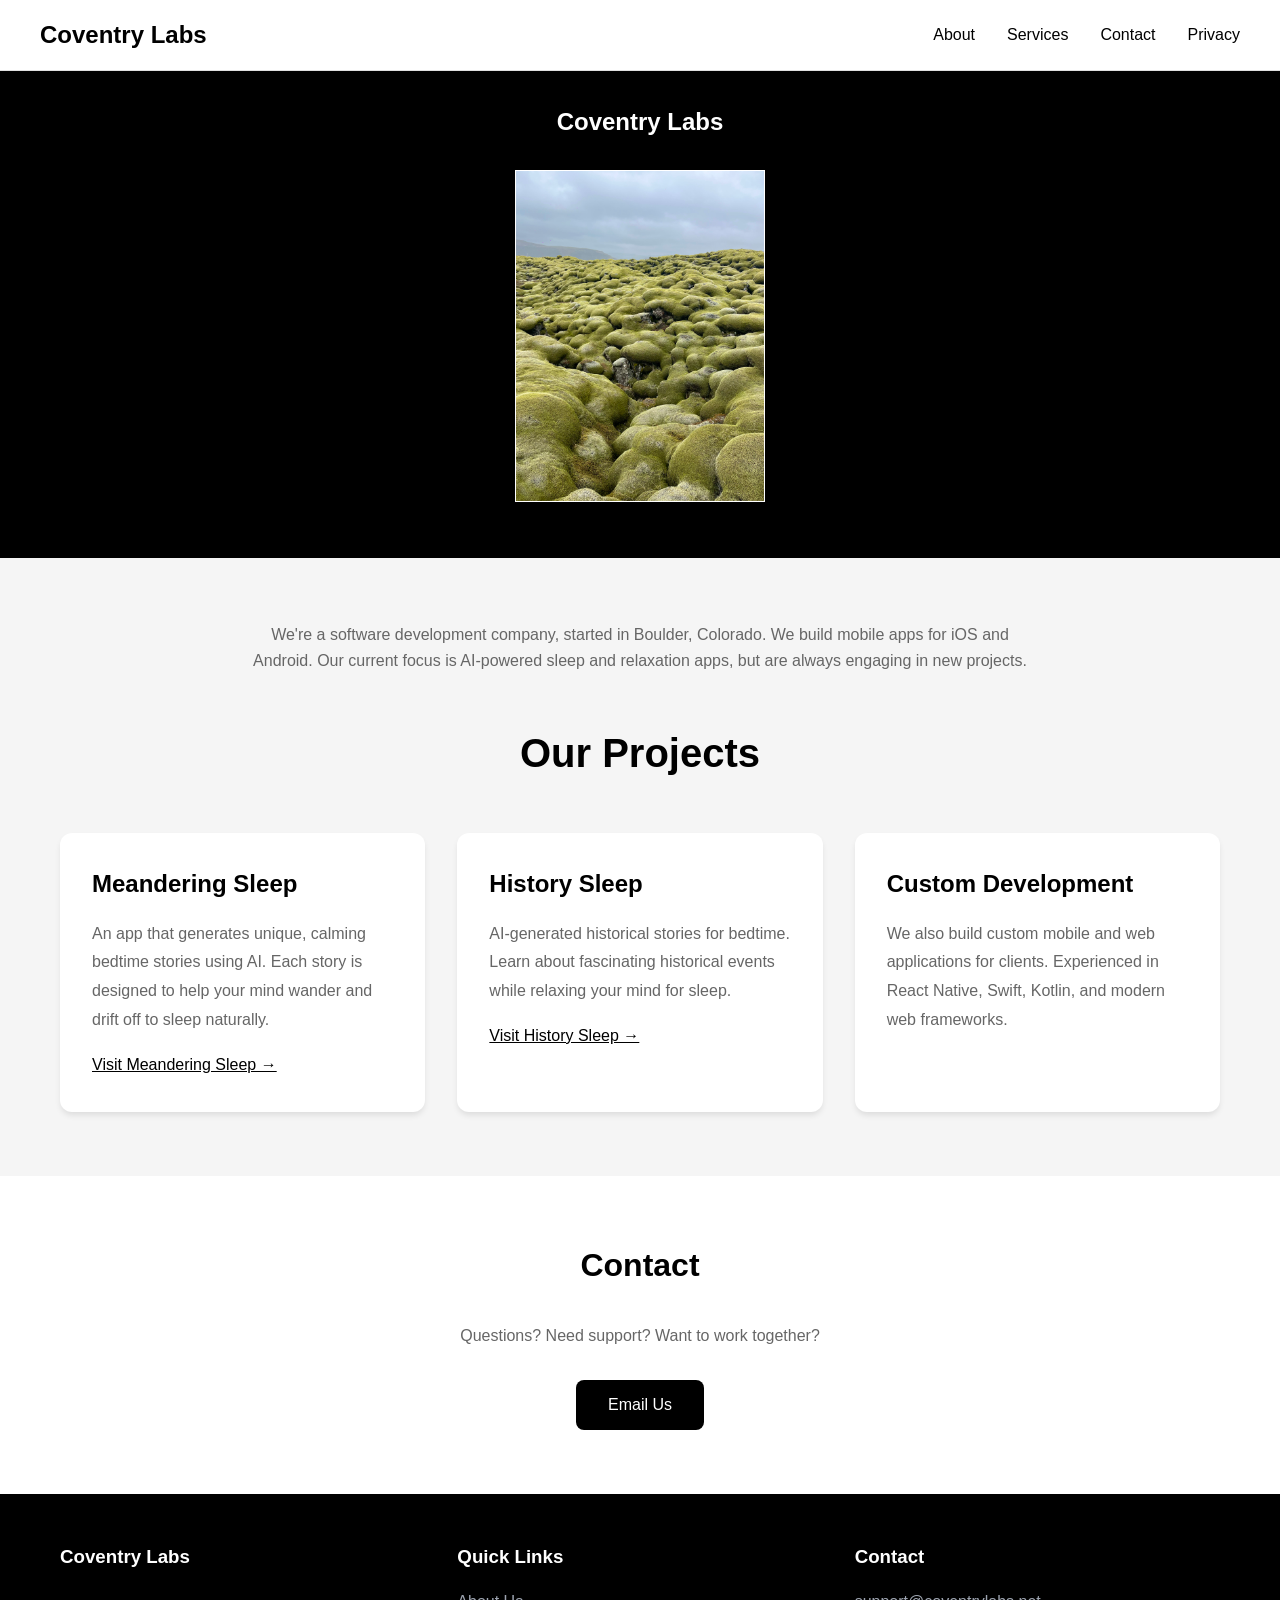
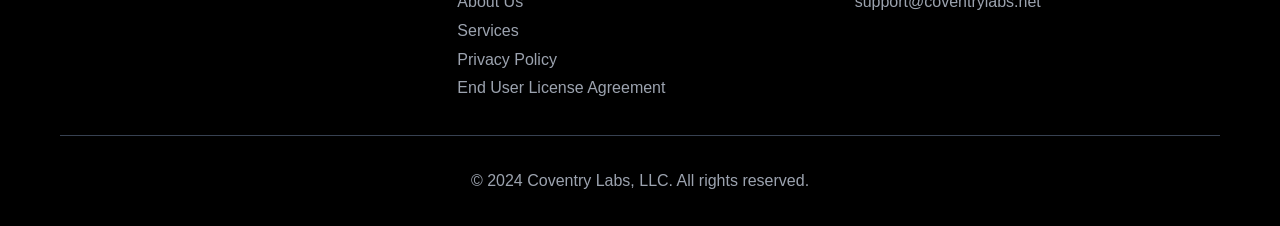
<file: index.html>
<!DOCTYPE html>
<html lang="en">
<head>
    <meta charset="UTF-8">
    <meta name="viewport" content="width=device-width, initial-scale=1.0">
    <title>Coventry Labs - Digital Innovation & Software Solutions</title>
    <link rel="stylesheet" href="styles.css">
</head>
<body>
    <!-- Navigation -->
    <nav>
        <div class="container nav-container">
            <a href="index.html" class="logo">Coventry Labs</a>
            <ul class="nav-links">
                <li><a href="#about">About</a></li>
                <li><a href="#services">Services</a></li>
                <li><a href="#contact">Contact</a></li>
                <li><a href="privacy.html">Privacy</a></li>
            </ul>
        </div>
    </nav>

    <!-- Hero Section -->
    <section class="hero">
        <div class="container">
            <div class="hero-content">
                <h1>Coventry Labs</h1>
                <img src="iceland.jpg" alt="Coventry Labs" class="hero-image">
            </div>
        </div>
    </section>

    <!-- About Section -->
    <section class="about" id="about">
        <div class="container">
            <p style="text-align: center; color: var(--text-light); max-width: 800px; margin: 0 auto 3rem;">
                We're a software development company, started in Boulder, Colorado. We build mobile apps for iOS and Android. Our current focus is AI-powered sleep and relaxation apps, but are always engaging in new projects.
            </p>

            <h2 style="text-align: center; margin-bottom: 2rem;">Our Projects</h2>
            <div class="services-grid" id="services">
                <div class="service-card">
                    <h3>Meandering Sleep</h3>
                    <p>An app that generates unique, calming bedtime stories using AI. Each story is designed to help your mind wander and drift off to sleep naturally.</p>
                    <p style="margin-top: 1rem;"><a href="https://www.meanderingsleep.com/" target="_blank" style="color: var(--primary-color);">Visit Meandering Sleep →</a></p>
                </div>
                <div class="service-card">
                    <h3>History Sleep</h3>
                    <p>AI-generated historical stories for bedtime. Learn about fascinating historical events while relaxing your mind for sleep.</p>
                    <p style="margin-top: 1rem;"><a href="https://www.historysleep.com/" target="_blank" style="color: var(--primary-color);">Visit History Sleep →</a></p>
                </div>
                <div class="service-card">
                    <h3>Custom Development</h3>
                    <p>We also build custom mobile and web applications for clients. Experienced in React Native, Swift, Kotlin, and modern web frameworks.</p>
                </div>
            </div>
        </div>
    </section>

    <!-- Contact Section -->
    <section class="contact" id="contact">
        <div class="container">
            <h2>Contact</h2>
            <p style="color: var(--text-light); margin-bottom: 2rem;">
                Questions? Need support? Want to work together?
            </p>
            <a href="mailto:support@coventrylabs.net" class="contact-link">Email Us</a>
        </div>
    </section>

    <!-- Footer -->
    <footer>
        <div class="container">
            <div class="footer-content">
                <div class="footer-section">
                    <h3>Coventry Labs</h3>
                </div>
                <div class="footer-section">
                    <h3>Quick Links</h3>
                    <p><a href="#about">About Us</a></p>
                    <p><a href="#services">Services</a></p>
                    <p><a href="privacy.html">Privacy Policy</a></p>
                    <p><a href="eula.html">End User License Agreement</a></p>
                </div>
                <div class="footer-section">
                    <h3>Contact</h3>
                    <p><a href="mailto:support@coventrylabs.net">support@coventrylabs.net</a></p>
                </div>
            </div>
            <div class="footer-bottom">
                <p>&copy; 2024 Coventry Labs, LLC. All rights reserved.</p>
            </div>
        </div>
    </footer>
</body>
</html>
</file>
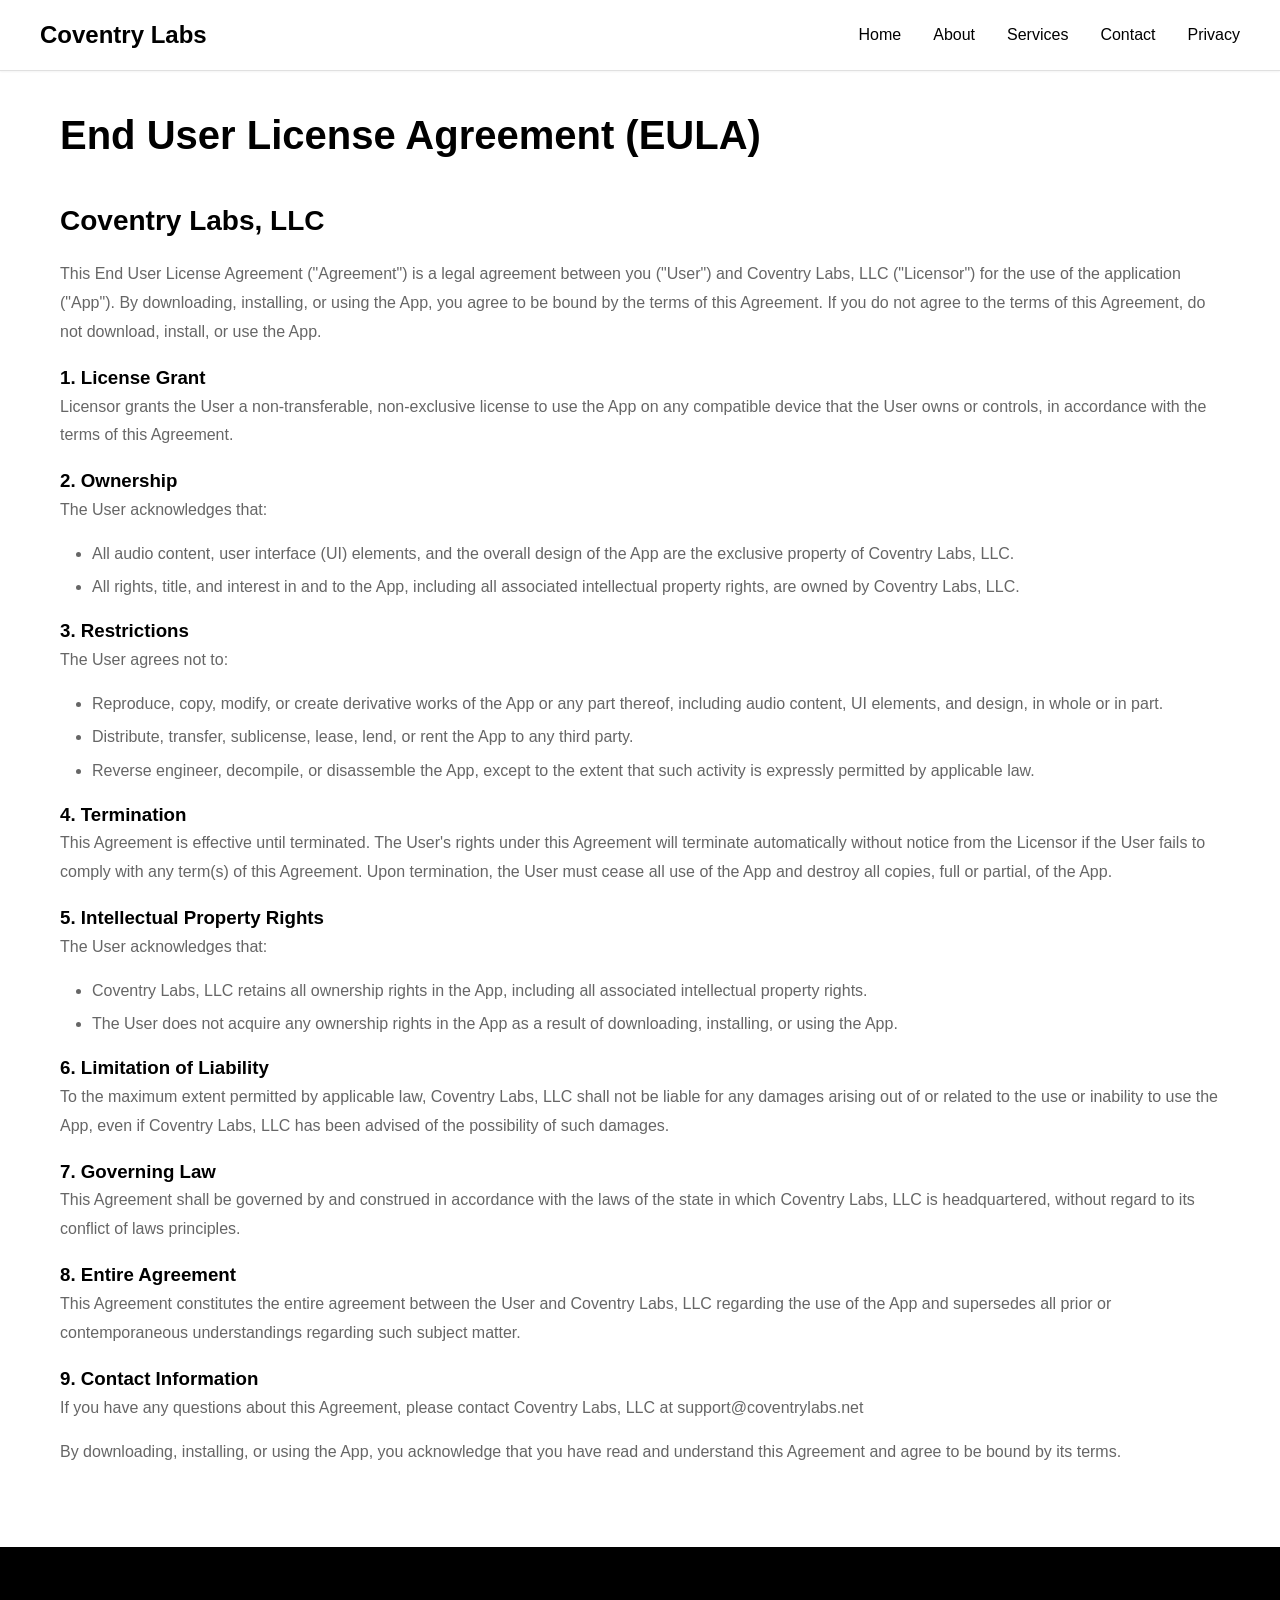
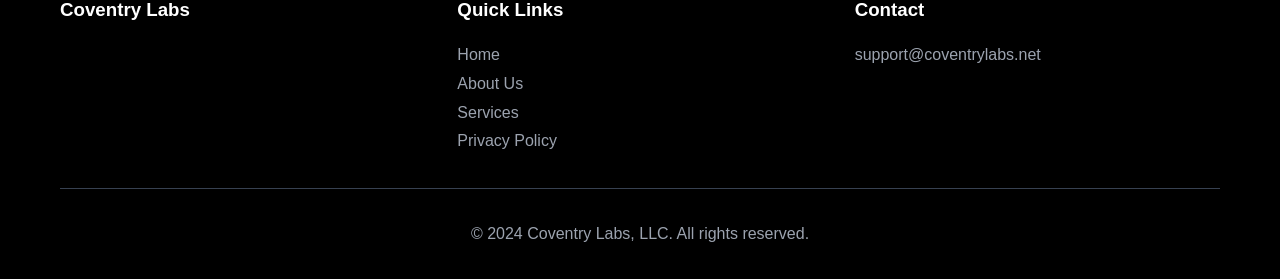
<file: eula.html>
<!DOCTYPE html>
<html lang="en">
<head>
    <meta charset="UTF-8">
    <meta name="viewport" content="width=device-width, initial-scale=1.0">
    <title>End User License Agreement - Coventry Labs</title>
    <link rel="stylesheet" href="styles.css">
</head>
<body>
    <!-- Navigation -->
    <nav>
        <div class="container nav-container">
            <a href="index.html" class="logo">Coventry Labs</a>
            <ul class="nav-links">
                <li><a href="index.html">Home</a></li>
                <li><a href="index.html#about">About</a></li>
                <li><a href="index.html#services">Services</a></li>
                <li><a href="index.html#contact">Contact</a></li>
                <li><a href="privacy.html">Privacy</a></li>
            </ul>
        </div>
    </nav>

    <div class="content-page">
        <div class="container">
			<h1>End User License Agreement (EULA)</h1>

			<h2>Coventry Labs, LLC</h2>

			<p>This End User License Agreement ("Agreement") is a legal agreement between you ("User") and Coventry Labs, LLC ("Licensor") for the use of the application ("App"). By downloading, installing, or using the App, you agree to be bound by the terms of this Agreement. If you do not agree to the terms of this Agreement, do not download, install, or use the App.</p>

			<h3>1. License Grant</h3>
			<p>Licensor grants the User a non-transferable, non-exclusive license to use the App on any compatible device that the User owns or controls, in accordance with the terms of this Agreement.</p>

			<h3>2. Ownership</h3>
			<p>The User acknowledges that:</p>
			<ul>
			    <li>All audio content, user interface (UI) elements, and the overall design of the App are the exclusive property of Coventry Labs, LLC.</li>
			    <li>All rights, title, and interest in and to the App, including all associated intellectual property rights, are owned by Coventry Labs, LLC.</li>
			</ul>

			<h3>3. Restrictions</h3>
			<p>The User agrees not to:</p>
			<ul>
			    <li>Reproduce, copy, modify, or create derivative works of the App or any part thereof, including audio content, UI elements, and design, in whole or in part.</li>
			    <li>Distribute, transfer, sublicense, lease, lend, or rent the App to any third party.</li>
			    <li>Reverse engineer, decompile, or disassemble the App, except to the extent that such activity is expressly permitted by applicable law.</li>
			</ul>

			<h3>4. Termination</h3>
			<p>This Agreement is effective until terminated. The User's rights under this Agreement will terminate automatically without notice from the Licensor if the User fails to comply with any term(s) of this Agreement. Upon termination, the User must cease all use of the App and destroy all copies, full or partial, of the App.</p>

			<h3>5. Intellectual Property Rights</h3>
			<p>The User acknowledges that:</p>
			<ul>
			    <li>Coventry Labs, LLC retains all ownership rights in the App, including all associated intellectual property rights.</li>
			    <li>The User does not acquire any ownership rights in the App as a result of downloading, installing, or using the App.</li>
			</ul>

			<h3>6. Limitation of Liability</h3>
			<p>To the maximum extent permitted by applicable law, Coventry Labs, LLC shall not be liable for any damages arising out of or related to the use or inability to use the App, even if Coventry Labs, LLC has been advised of the possibility of such damages.</p>

			<h3>7. Governing Law</h3>
			<p>This Agreement shall be governed by and construed in accordance with the laws of the state in which Coventry Labs, LLC is headquartered, without regard to its conflict of laws principles.</p>

			<h3>8. Entire Agreement</h3>
			<p>This Agreement constitutes the entire agreement between the User and Coventry Labs, LLC regarding the use of the App and supersedes all prior or contemporaneous understandings regarding such subject matter.</p>

			<h3>9. Contact Information</h3>
			<p>If you have any questions about this Agreement, please contact Coventry Labs, LLC at support@coventrylabs.net</p>

			<p>By downloading, installing, or using the App, you acknowledge that you have read and understand this Agreement and agree to be bound by its terms.</p>
        </div>
    </div>

    <!-- Footer -->
    <footer>
        <div class="container">
            <div class="footer-content">
                <div class="footer-section">
                    <h3>Coventry Labs</h3>
                </div>
                <div class="footer-section">
                    <h3>Quick Links</h3>
                    <p><a href="index.html">Home</a></p>
                    <p><a href="index.html#about">About Us</a></p>
                    <p><a href="index.html#services">Services</a></p>
                    <p><a href="privacy.html">Privacy Policy</a></p>
                </div>
                <div class="footer-section">
                    <h3>Contact</h3>
                    <p><a href="mailto:support@coventrylabs.net">support@coventrylabs.net</a></p>
                </div>
            </div>
            <div class="footer-bottom">
                <p>&copy; 2024 Coventry Labs, LLC. All rights reserved.</p>
            </div>
        </div>
    </footer>
</body>
</html>
</file>
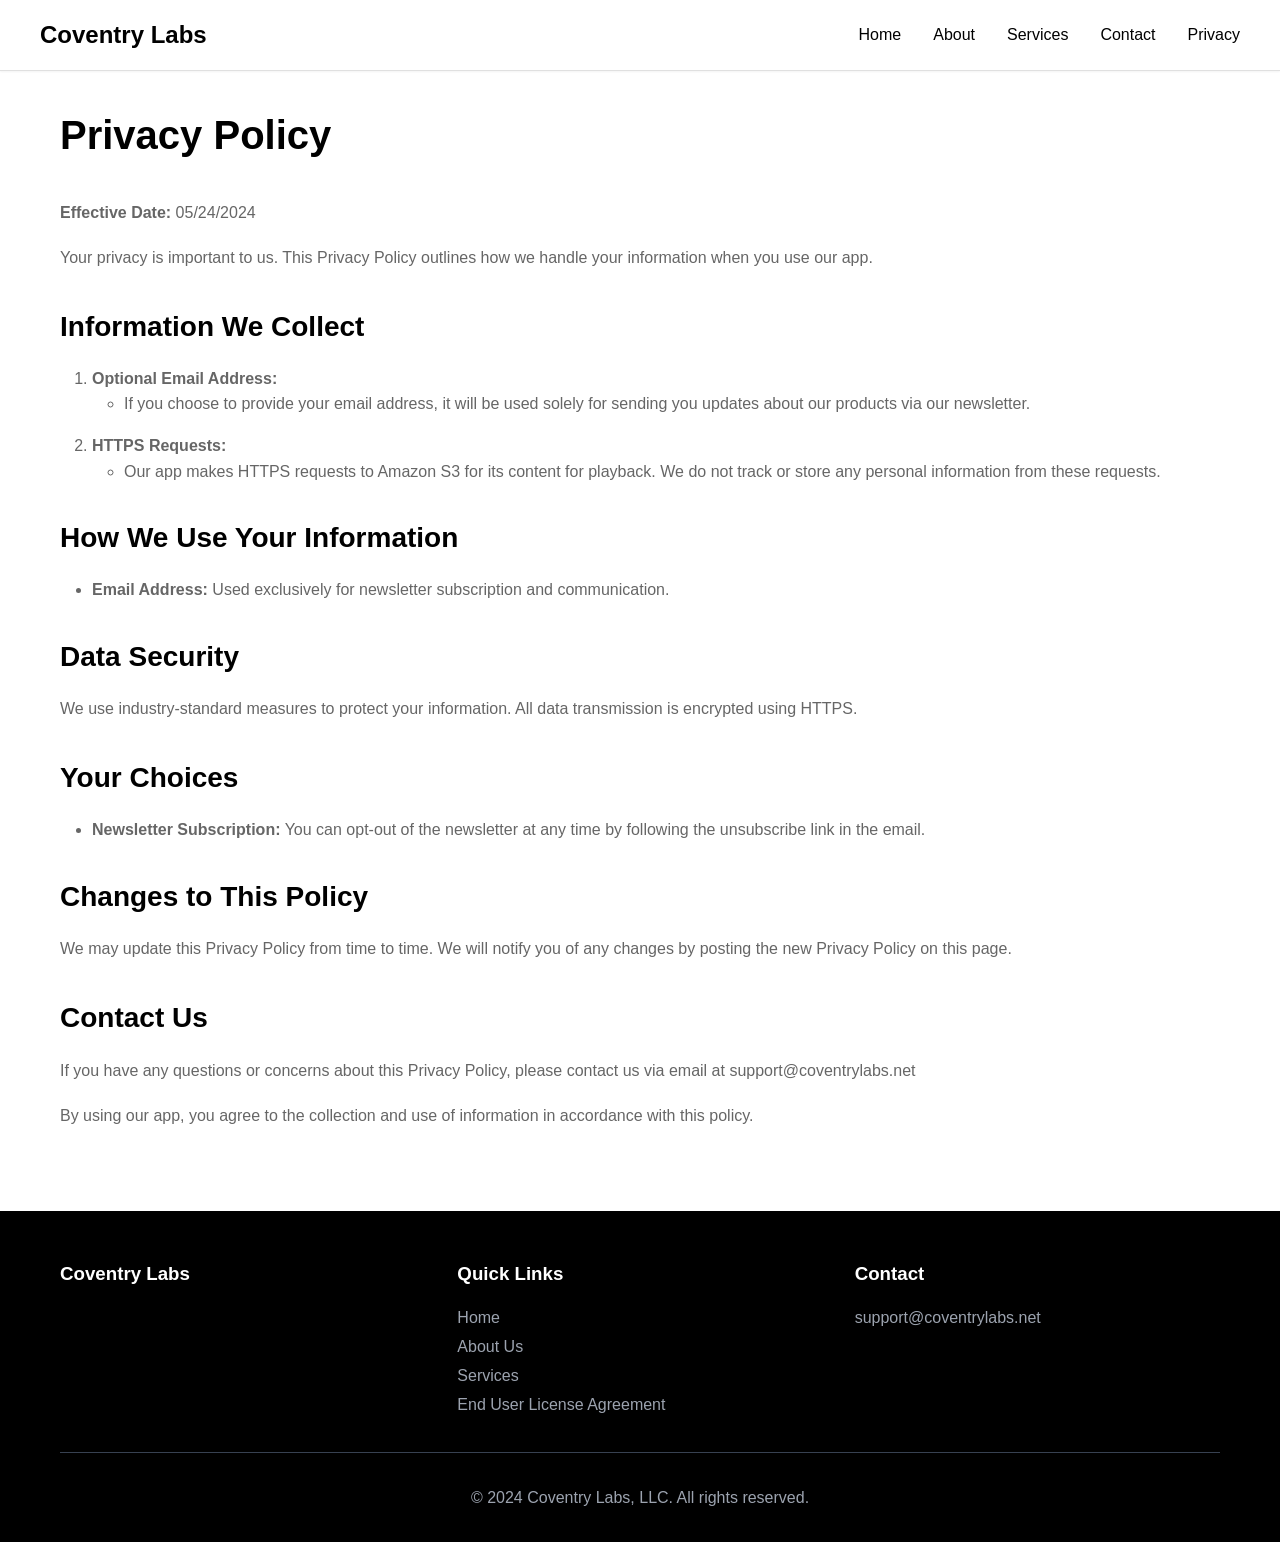
<file: privacy.html>
<!DOCTYPE html>
<html lang="en">
<head>
    <meta charset="UTF-8">
    <meta name="viewport" content="width=device-width, initial-scale=1.0">
    <title>Privacy Policy - Coventry Labs</title>
    <link rel="stylesheet" href="styles.css">
</head>
<body>
    <!-- Navigation -->
    <nav>
        <div class="container nav-container">
            <a href="index.html" class="logo">Coventry Labs</a>
            <ul class="nav-links">
                <li><a href="index.html">Home</a></li>
                <li><a href="index.html#about">About</a></li>
                <li><a href="index.html#services">Services</a></li>
                <li><a href="index.html#contact">Contact</a></li>
                <li><a href="privacy.html">Privacy</a></li>
            </ul>
        </div>
    </nav>

    <div class="content-page">
        <div class="container">
		    <h1>Privacy Policy</h1>
		    <p><strong>Effective Date:</strong> 05/24/2024</p>
		    
		    <p>Your privacy is important to us. This Privacy Policy outlines how we handle your information when you use our app.</p>
		    
		    <h2>Information We Collect</h2>
		    <ol>
		        <li><strong>Optional Email Address:</strong>
		            <ul>
		                <li>If you choose to provide your email address, it will be used solely for sending you updates about our products via our newsletter.</li>
		            </ul>
		        </li>
		        <li><strong>HTTPS Requests:</strong>
		            <ul>
		                <li>Our app makes HTTPS requests to Amazon S3 for its content for playback. We do not track or store any personal information from these requests.</li>
		            </ul>
		        </li>
		    </ol>
		    
		    <h2>How We Use Your Information</h2>
		    <ul>
		        <li><strong>Email Address:</strong> Used exclusively for newsletter subscription and communication.</li>
		    </ul>
		    
		    <h2>Data Security</h2>
		    <p>We use industry-standard measures to protect your information. All data transmission is encrypted using HTTPS.</p>
		    
		    <h2>Your Choices</h2>
		    <ul>
		        <li><strong>Newsletter Subscription:</strong> You can opt-out of the newsletter at any time by following the unsubscribe link in the email.</li>
		    </ul>
		    
		    <h2>Changes to This Policy</h2>
		    <p>We may update this Privacy Policy from time to time. We will notify you of any changes by posting the new Privacy Policy on this page.</p>
		    
		    <h2>Contact Us</h2>
		    <p>If you have any questions or concerns about this Privacy Policy, please contact us via email at support@coventrylabs.net</p>
		    
		    <p>By using our app, you agree to the collection and use of information in accordance with this policy.</p>
        </div>
    </div>

    <!-- Footer -->
    <footer>
        <div class="container">
            <div class="footer-content">
                <div class="footer-section">
                    <h3>Coventry Labs</h3>
                </div>
                <div class="footer-section">
                    <h3>Quick Links</h3>
                    <p><a href="index.html">Home</a></p>
                    <p><a href="index.html#about">About Us</a></p>
                    <p><a href="index.html#services">Services</a></p>
                    <p><a href="eula.html">End User License Agreement</a></p>
                </div>
                <div class="footer-section">
                    <h3>Contact</h3>
                    <p><a href="mailto:support@coventrylabs.net">support@coventrylabs.net</a></p>
                </div>
            </div>
            <div class="footer-bottom">
                <p>&copy; 2024 Coventry Labs, LLC. All rights reserved.</p>
            </div>
        </div>
    </footer>
</body>
</html>
</file>
<file: styles.css>
:root {
    --primary-color: #000000;
    --secondary-color: #333333;
    --text-dark: #000000;
    --text-light: #666666;
    --bg-light: #f5f5f5;
    --bg-white: #ffffff;
    --border-color: #e0e0e0;
    --shadow-sm: 0 1px 2px 0 rgba(0, 0, 0, 0.05);
    --shadow-md: 0 4px 6px -1px rgba(0, 0, 0, 0.1);
    --shadow-lg: 0 10px 15px -3px rgba(0, 0, 0, 0.1);
}

* {
    margin: 0;
    padding: 0;
    box-sizing: border-box;
}

body {
    font-family: -apple-system, BlinkMacSystemFont, 'Segoe UI', Roboto, Oxygen, Ubuntu, Cantarell, 'Open Sans', 'Helvetica Neue', sans-serif;
    color: var(--text-dark);
    line-height: 1.6;
    background-color: var(--bg-white);
}

.container {
    max-width: 1200px;
    margin: 0 auto;
    padding: 0 20px;
}

/* Navigation */
nav {
    background-color: var(--bg-white);
    border-bottom: 1px solid var(--border-color);
    position: sticky;
    top: 0;
    z-index: 100;
    box-shadow: var(--shadow-sm);
}

.nav-container {
    display: flex;
    justify-content: space-between;
    align-items: center;
    padding: 1rem 0;
}

.logo {
    font-size: 1.5rem;
    font-weight: bold;
    color: var(--primary-color);
    text-decoration: none;
}

.nav-links {
    display: flex;
    gap: 2rem;
    list-style: none;
}

.nav-links a {
    color: var(--text-dark);
    text-decoration: none;
    transition: color 0.3s ease;
}

.nav-links a:hover {
    color: var(--primary-color);
}

/* Hero Section */
.hero {
    padding: 2rem 0;
    background: #000000;
    color: white;
}

.hero-content {
    text-align: center;
}

.hero h1 {
    font-size: 1.5rem;
    margin-bottom: 0.75rem;
    font-weight: 600;
}

.hero p {
    font-size: 1rem;
    margin-bottom: 1rem;
    opacity: 0.9;
}

.hero-image {
    max-width: 250px;
    width: 100%;
    height: auto;
    margin: 1rem auto;
    border-radius: 0;
    border: 1px solid white;
}

/* About Section */
.about {
    padding: 4rem 0;
    background-color: var(--bg-light);
}

.about h2 {
    font-size: 2.5rem;
    text-align: center;
    margin-bottom: 3rem;
    color: var(--text-dark);
}

.services-grid {
    display: grid;
    grid-template-columns: repeat(auto-fit, minmax(300px, 1fr));
    gap: 2rem;
    margin-top: 3rem;
}

.service-card {
    background: var(--bg-white);
    padding: 2rem;
    border-radius: 12px;
    box-shadow: var(--shadow-md);
    transition: transform 0.3s ease, box-shadow 0.3s ease;
}

.service-card:hover {
    transform: translateY(-5px);
    box-shadow: var(--shadow-lg);
}

.service-card h3 {
    color: var(--primary-color);
    margin-bottom: 1rem;
    font-size: 1.5rem;
}

.service-card p {
    color: var(--text-light);
    line-height: 1.8;
}

/* Contact Section */
.contact {
    padding: 4rem 0;
    text-align: center;
}

.contact h2 {
    font-size: 2rem;
    margin-bottom: 2rem;
}

.contact-link {
    display: inline-block;
    background-color: var(--primary-color);
    color: white;
    padding: 0.75rem 2rem;
    border-radius: 8px;
    text-decoration: none;
    transition: background-color 0.3s ease;
    font-weight: 500;
}

.contact-link:hover {
    background-color: var(--secondary-color);
}

/* Footer */
footer {
    background-color: var(--text-dark);
    color: white;
    padding: 3rem 0 2rem;
    margin-top: auto;
}

.footer-content {
    display: grid;
    grid-template-columns: repeat(auto-fit, minmax(250px, 1fr));
    gap: 2rem;
    margin-bottom: 2rem;
}

.footer-section h3 {
    margin-bottom: 1rem;
    color: white;
}

.footer-section p,
.footer-section a {
    color: #9ca3af;
    text-decoration: none;
    line-height: 1.8;
}

.footer-section a:hover {
    color: white;
}

.footer-bottom {
    text-align: center;
    padding-top: 2rem;
    border-top: 1px solid #374151;
    color: #9ca3af;
}

/* Content Pages */
.content-page {
    padding: 2rem 0 4rem;
    min-height: calc(100vh - 60px);
}

.content-page h1 {
    font-size: 2.5rem;
    margin-bottom: 2rem;
    color: var(--text-dark);
}

.content-page h2 {
    font-size: 1.75rem;
    margin-top: 2rem;
    margin-bottom: 1rem;
    color: var(--text-dark);
}

.content-page p {
    margin-bottom: 1rem;
    color: var(--text-light);
    line-height: 1.8;
}

.content-page ul, .content-page ol {
    margin-left: 2rem;
    margin-bottom: 1rem;
}

.content-page li {
    margin-bottom: 0.5rem;
    color: var(--text-light);
}

/* Responsive Design */
@media (max-width: 768px) {
    .hero h1 {
        font-size: 2rem;
    }

    .hero p {
        font-size: 1rem;
    }

    .nav-links {
        gap: 1rem;
        font-size: 0.9rem;
    }

    .services-grid {
        grid-template-columns: 1fr;
    }

    .footer-content {
        grid-template-columns: 1fr;
    }
}
</file>
